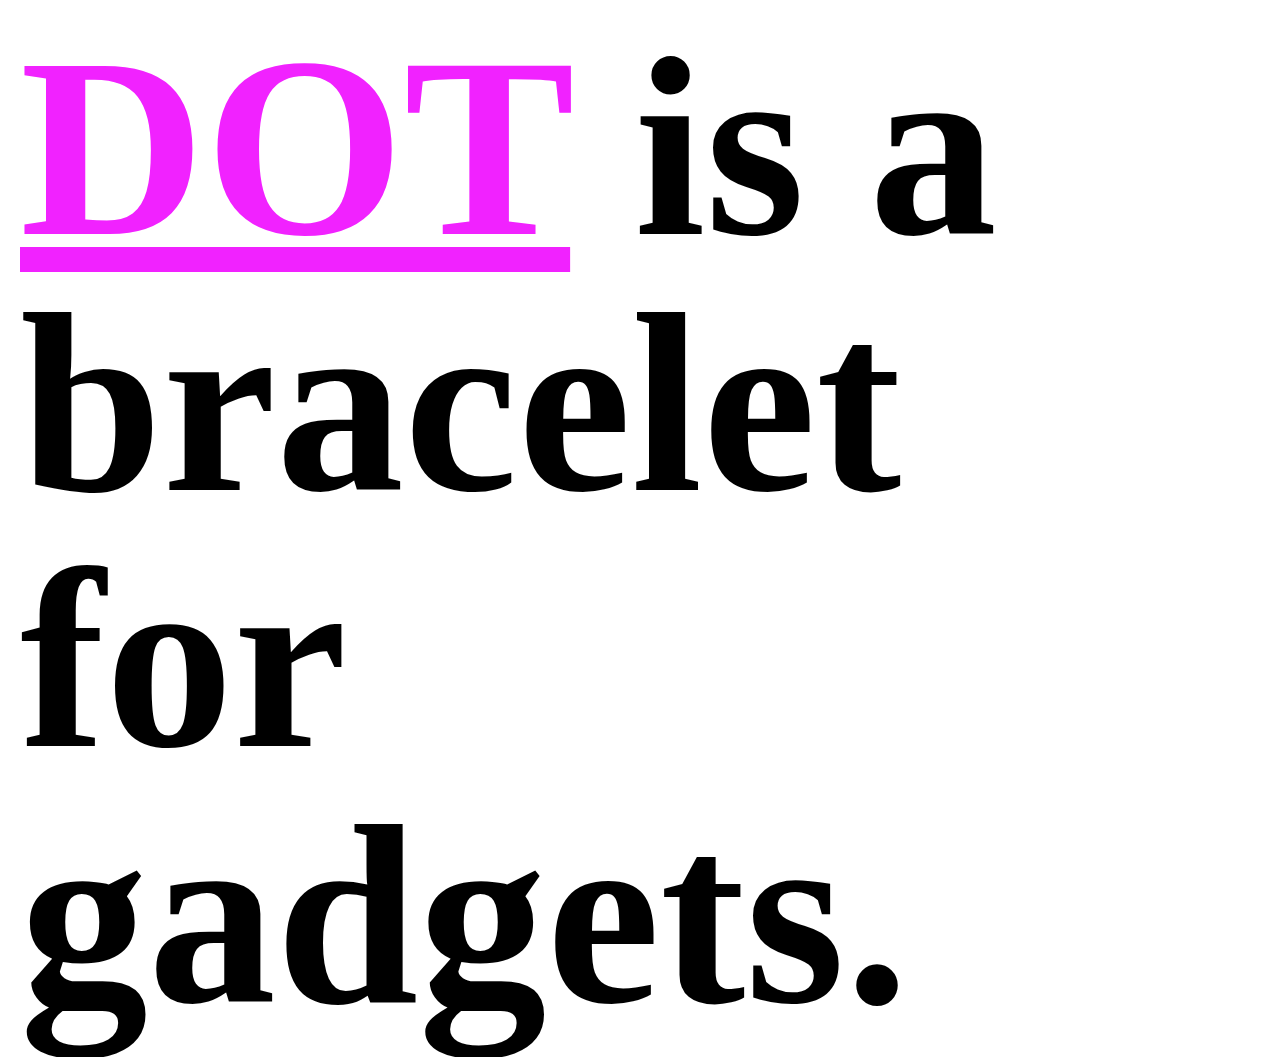
<file: index.html>
<!DOCTYPE html>
<html lang="en" dir="ltr">
  <head>
    <meta charset="utf-8">
    <title></title>
    <link rel="stylesheet" href="styles/style.css">
    <link rel="stylesheet" href="styles/layout1.css">
    <script src="jquery-3.3.1.js" charset="utf-8"></script>
    <script src="TweenMax.min.js" charset="utf-8"></script>
  </head>
  <body>
    <p><a href="index2.html">DOT</a> is a bracelet for gadgets.</p>
  </body>
</html>
</file>
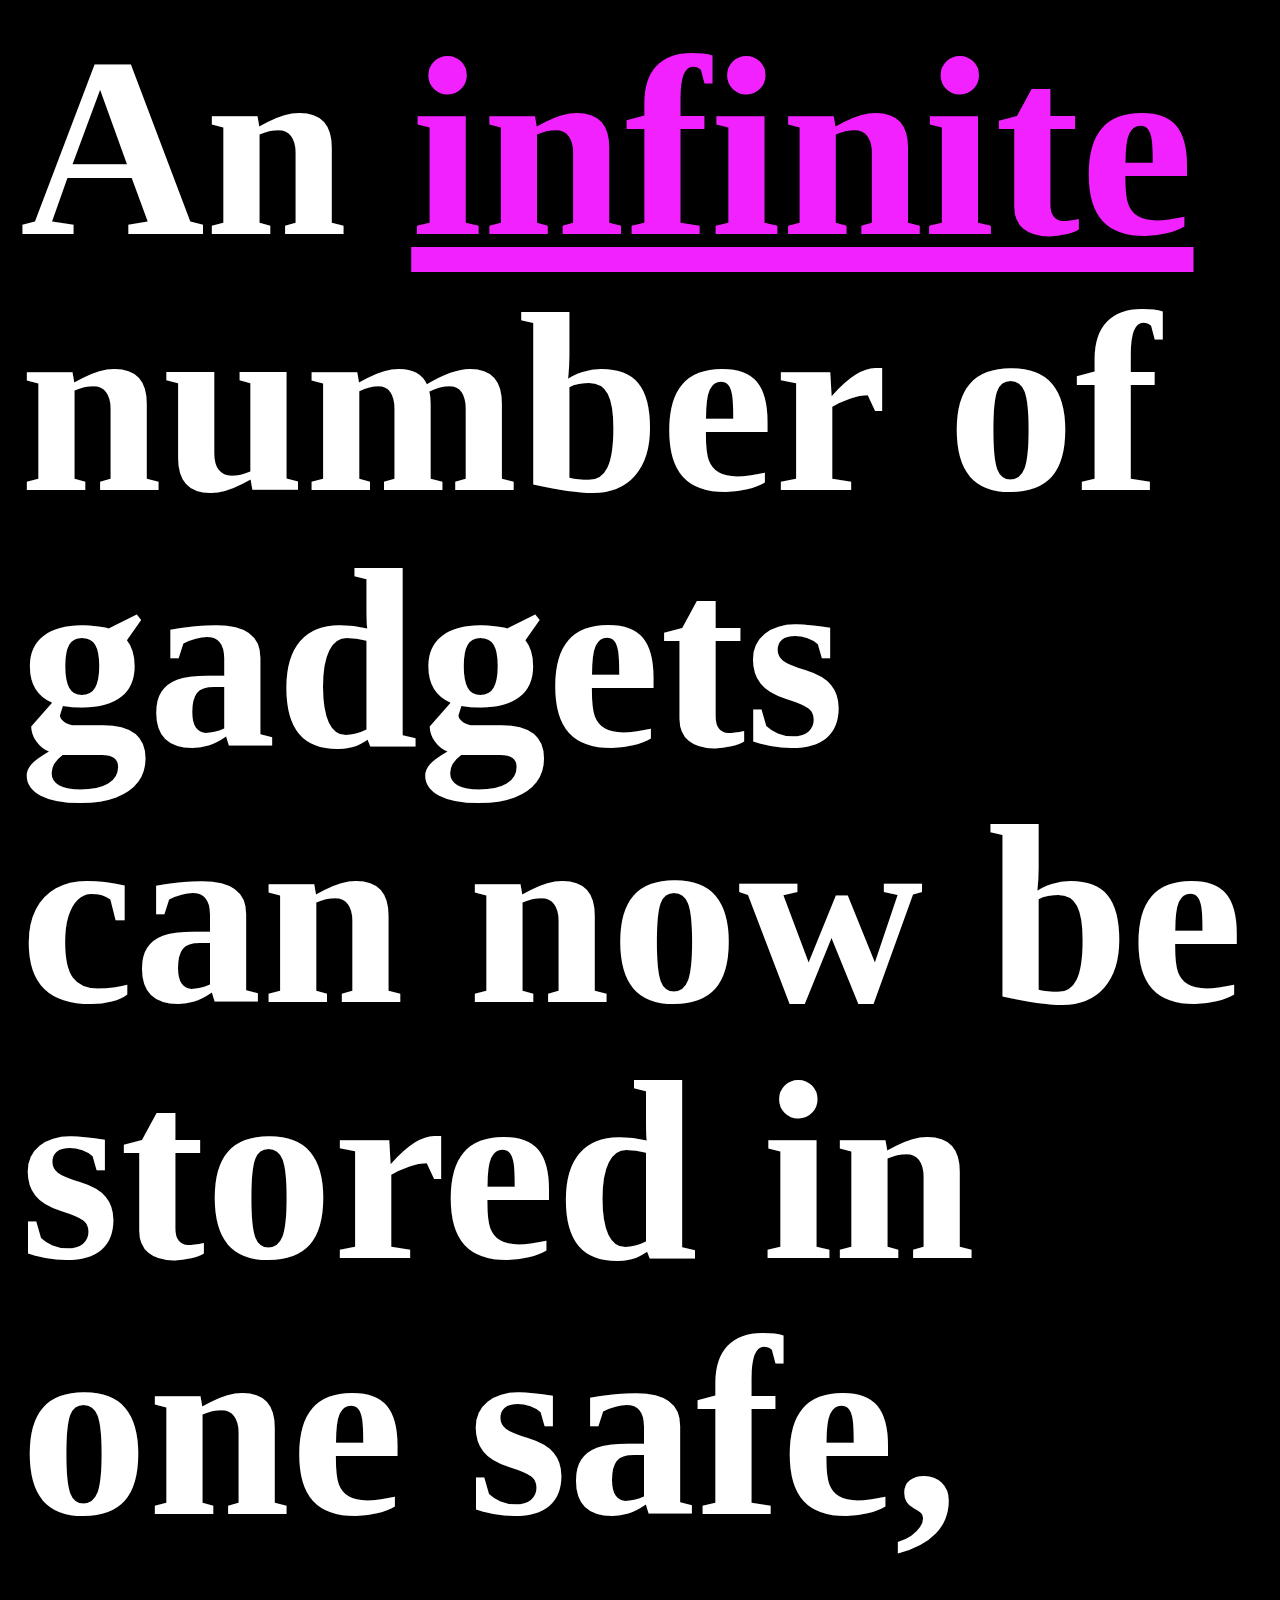
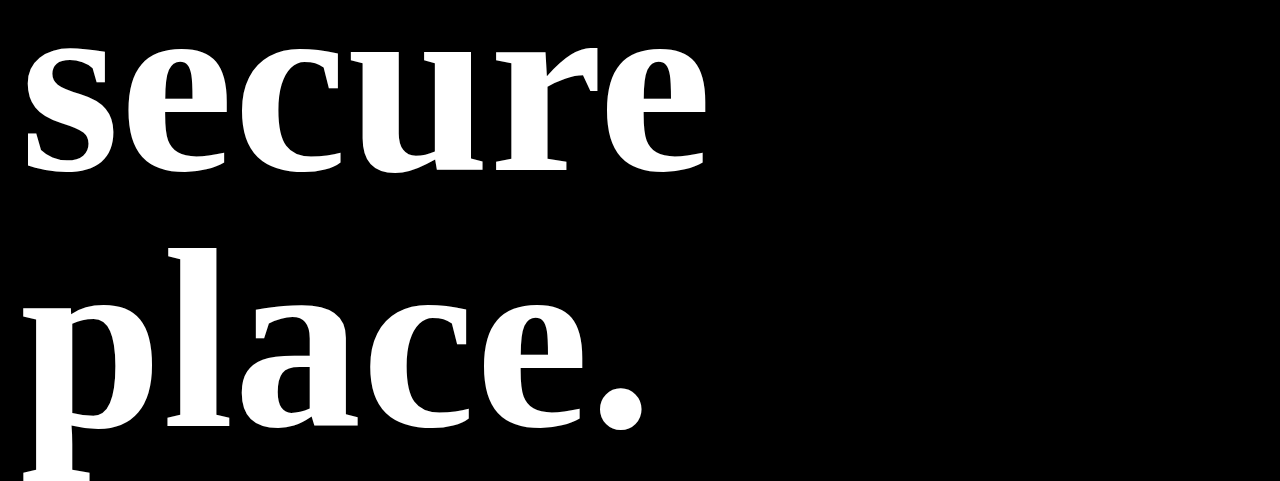
<file: index2.html>
<!DOCTYPE html>
<html lang="en" dir="ltr">
  <head>
    <meta charset="utf-8">
    <title></title>
    <link rel="stylesheet" href="styles/style.css">
    <link rel="stylesheet" href="styles/layout2.css">
    <script src="jquery-3.3.1.js" charset="utf-8"></script>
    <script src="TweenMax.min.js" charset="utf-8"></script>
  </head>
  <body>
    <p>An <a href="index3.html">infinite</a> number of gadgets can now be stored in one safe, secure place.</p>

  </body>
</html>
</file>
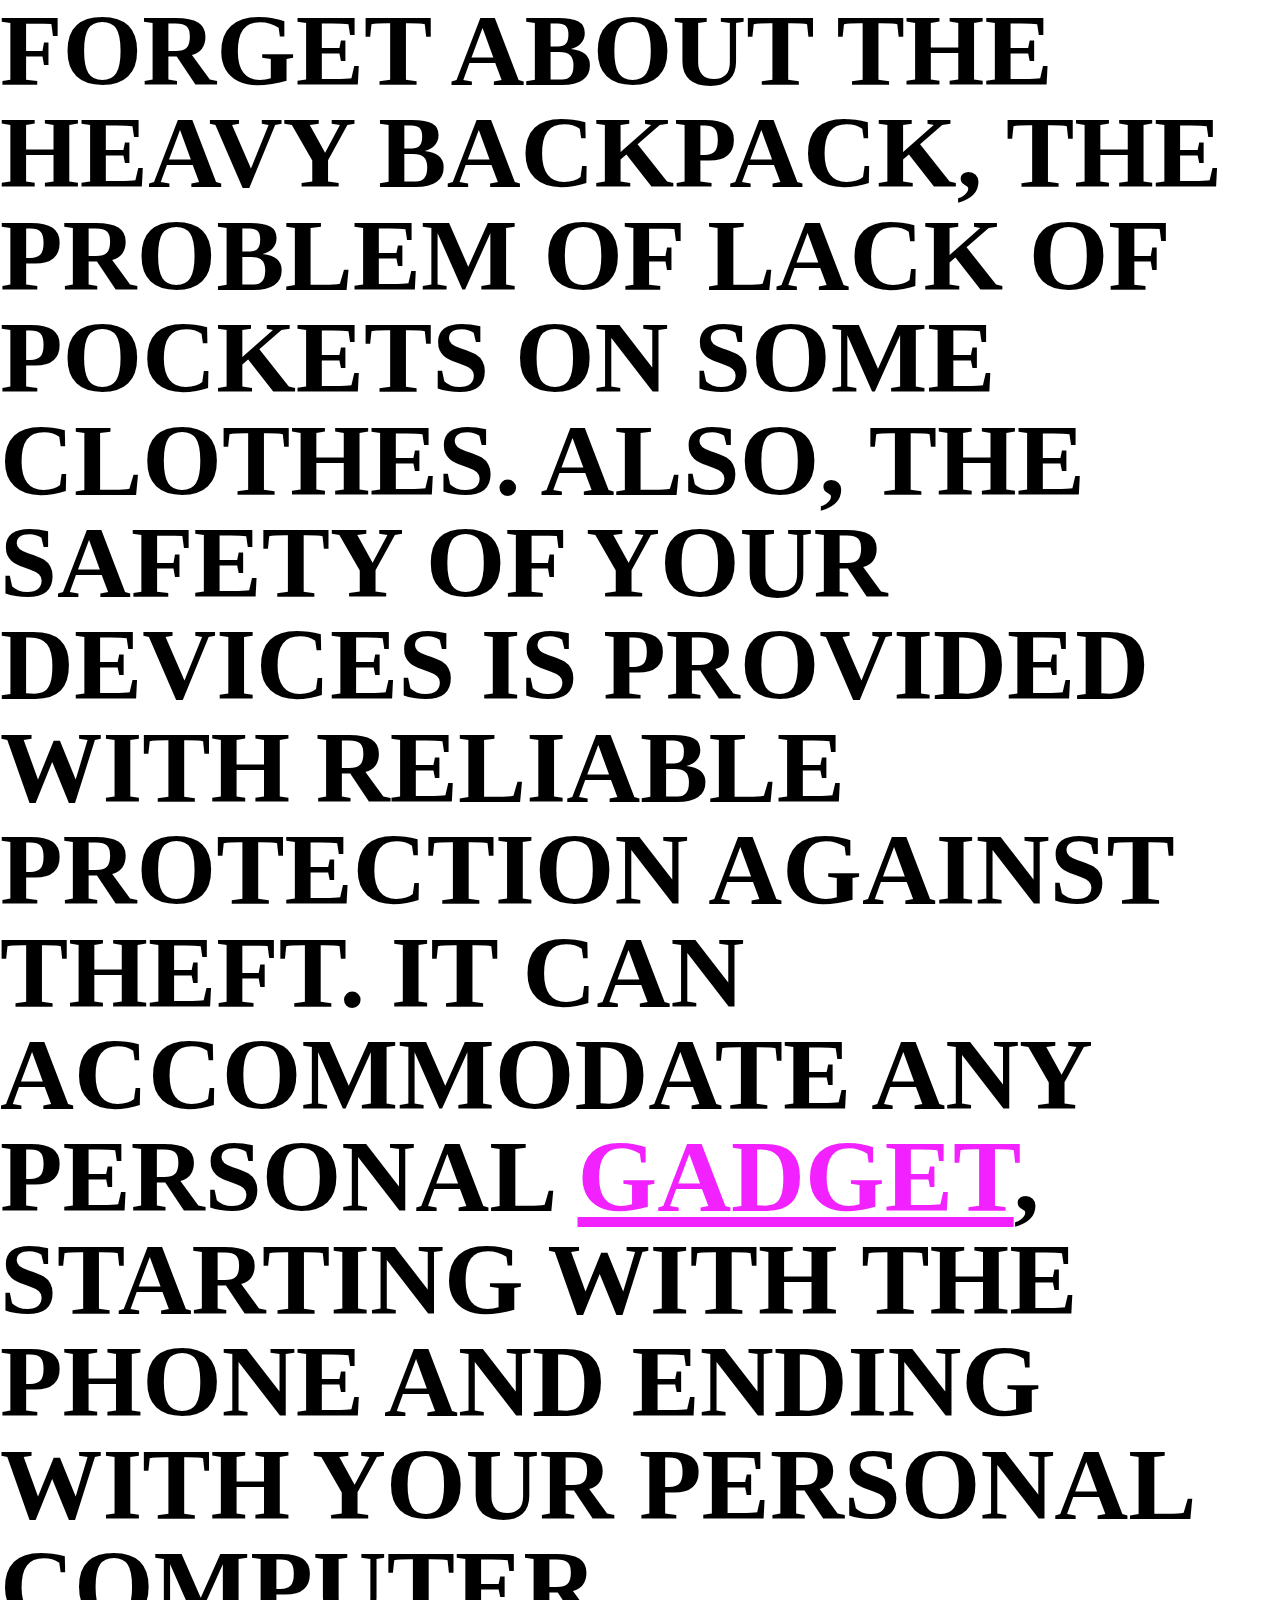
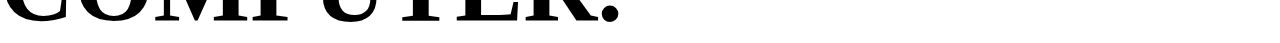
<file: index3.html>
<!DOCTYPE html>
<html lang="en" dir="ltr">
  <head>
    <meta charset="utf-8">
    <title></title>
    <link rel="stylesheet" href="styles/style.css">
    <link rel="stylesheet" href="styles/layout3.css">
    <script src="jquery-3.3.1.js" charset="utf-8"></script>
    <script src="TweenMax.min.js" charset="utf-8"></script>
  </head>
  <body>
    <p>Forget about the heavy backpack, the problem of lack of pockets on some clothes. Also, the safety of your devices is provided with reliable protection against theft. It can accommodate any personal <a href="index4.html">gadget</a>, starting with the phone and ending with Your personal computer.</p>
  </body>
</html>
</file>
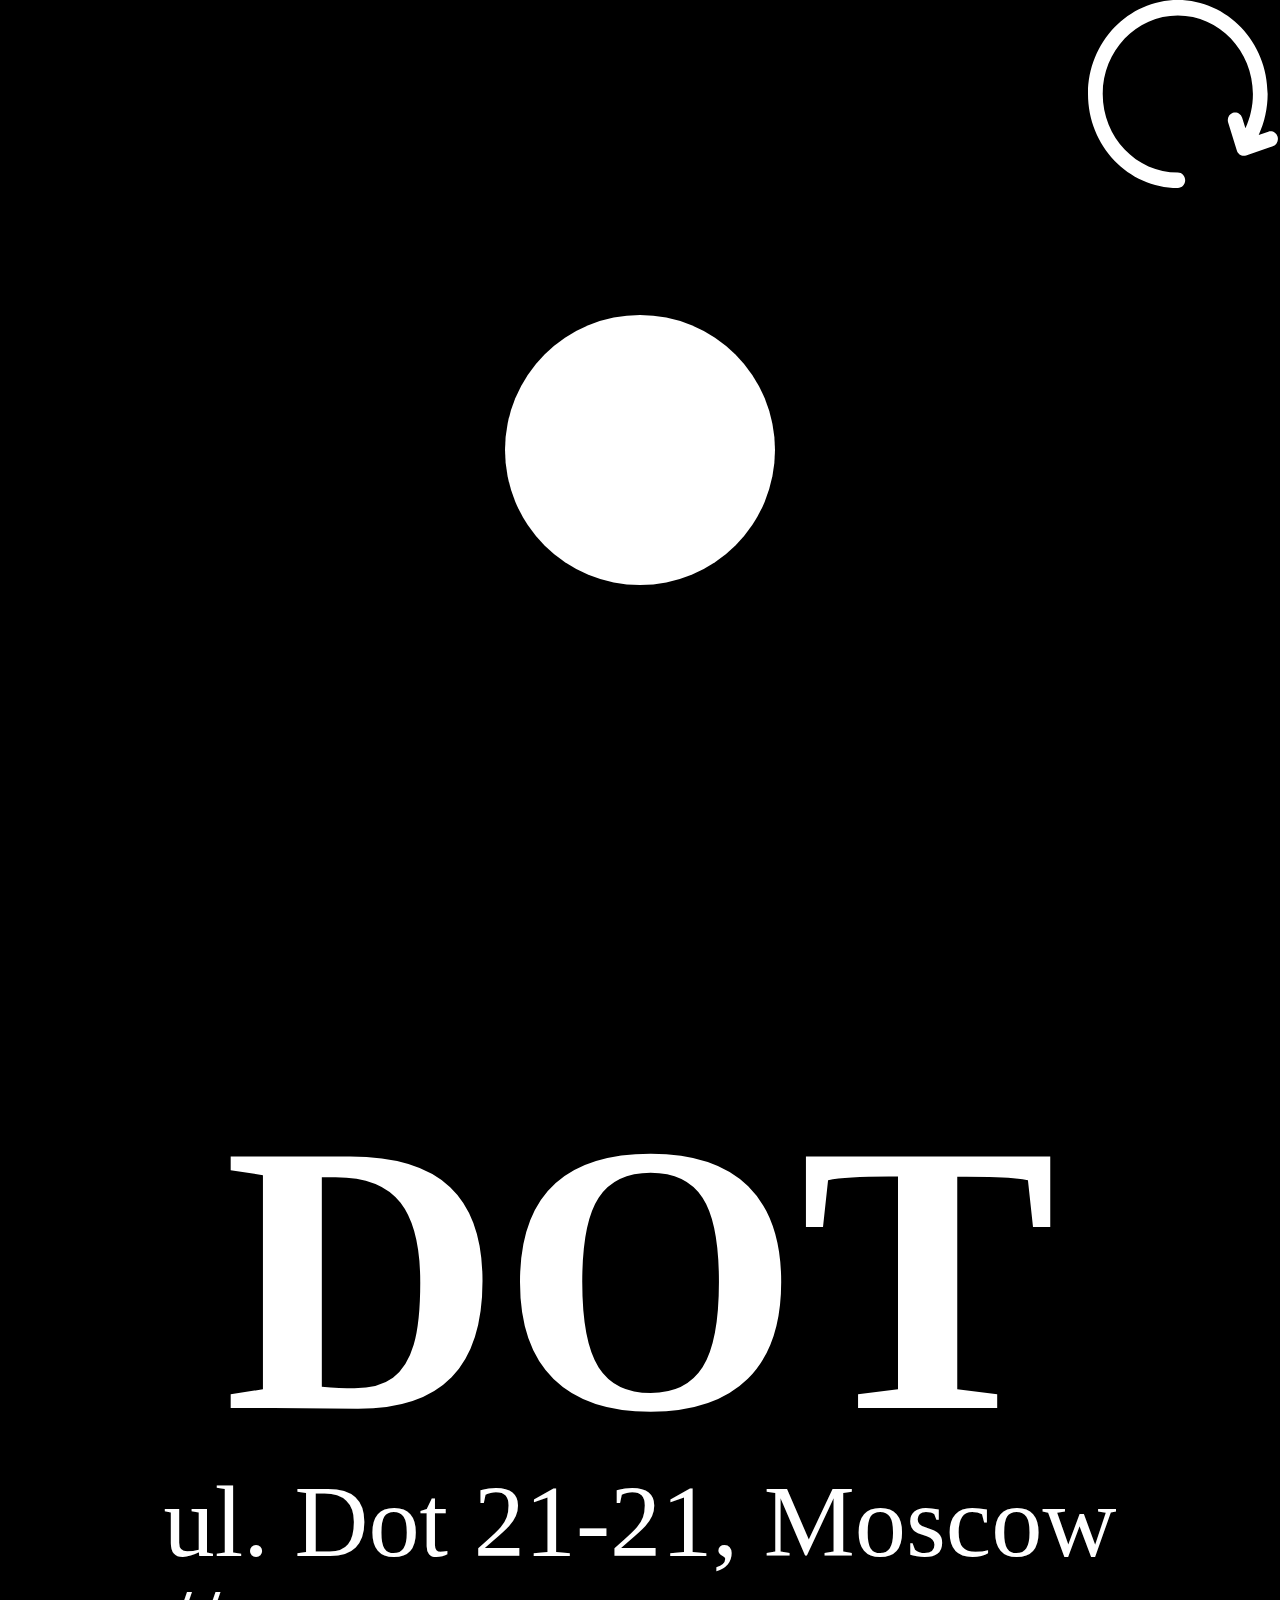
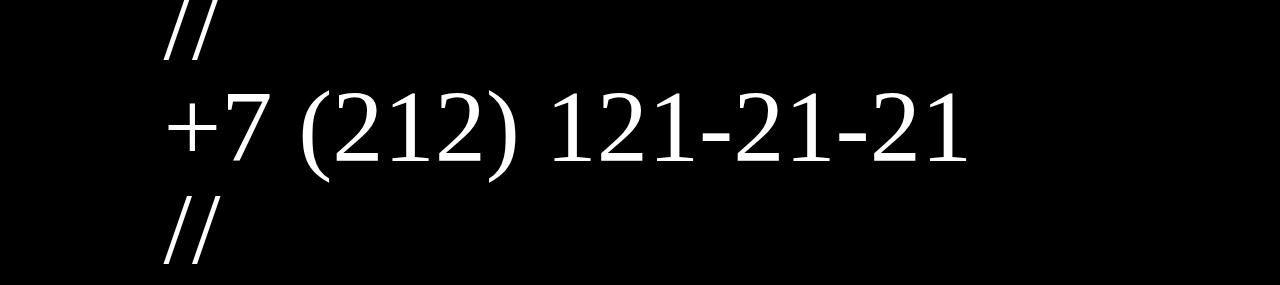
<file: index4.html>
<!DOCTYPE html>
<html lang="en" dir="ltr">
  <head>
    <meta charset="utf-8">
    <title></title>
    <link rel="stylesheet" href="styles/style.css">
    <link rel="stylesheet" href="styles/layout4.css">
    <script src="jquery-3.3.1.js" charset="utf-8"></script>
    <script src="TweenMax.min.js" charset="utf-8"></script>
  </head>
  <body>
    <div class="bg"></div>
    <a class="reload" href="index.html"><img src="reload.svg"></a>
    <section>
      <h1>DOT</h1>
    </section>
    <div>
      <h2>ul. Dot 21-21, Moscow <br>//</h2>
      <h2>+7 (212) 121-21-21 <br>//</h2>
    </div>
  </body>
</html>
</file>
<file: styles/layout1.css>
body {
  display: flex;
}

p {
  padding: 20px 0 0 20px;

  font-size: 20vw;
}
</file>
<file: styles/layout2.css>
body {
  display: flex;

  background-color: black;
}

p {
  padding: 20px 0 0 20px;

  color: #fff;

  font-size: 20vw;
}
</file>
<file: styles/layout3.css>
body {
  display: flex;

  justify-content: center;
  align-items: center;
}

p {
  text-transform: uppercase;

  font-size: 8vw;
}
</file>
<file: styles/layout4.css>
body {
  display: flex;
  overflow: hidden;
  flex-direction: column;

  background-color: black;

  justify-content: center;
  align-items: center;;
}

section {

}

h1 {
  display: flex;

  margin-top: 70vw;

  text-transform: uppercase;

  color: #fff;

  font-size: 24em;
}

div {
  color: #fff;

  font-family: Avenir Next;
  font-size: 8vw;
  font-weight: medium;
}

img {
  width: 15vw;
}

.reload {
  margin-right: 0;
  margin-left: auto;
}

.bg{
	position: absolute;
  z-index: 100;
	top: 50%;
	left: 50%;

	width: 30vh;
	height: 30vh;

	transform: translate(-50%, -50%);
	animation: move infinite 2s;

  color: black;
	border-radius: 50%;
	background: #fff;

  mix-blend-mode: difference;
}

@keyframes move{
	0%{
		transform: translate(-50%, -50%);
	}
	50%{
		transform: translate(-50%, -50%) scale(3.5);
	}
}
</file>
<file: styles/style.css>
@import "reset.css";
@import "../fonts/avenir-next-bold.woff";
@import "../fonts/avenir-next-medium.woff";
@import "layout.css";
</file>
